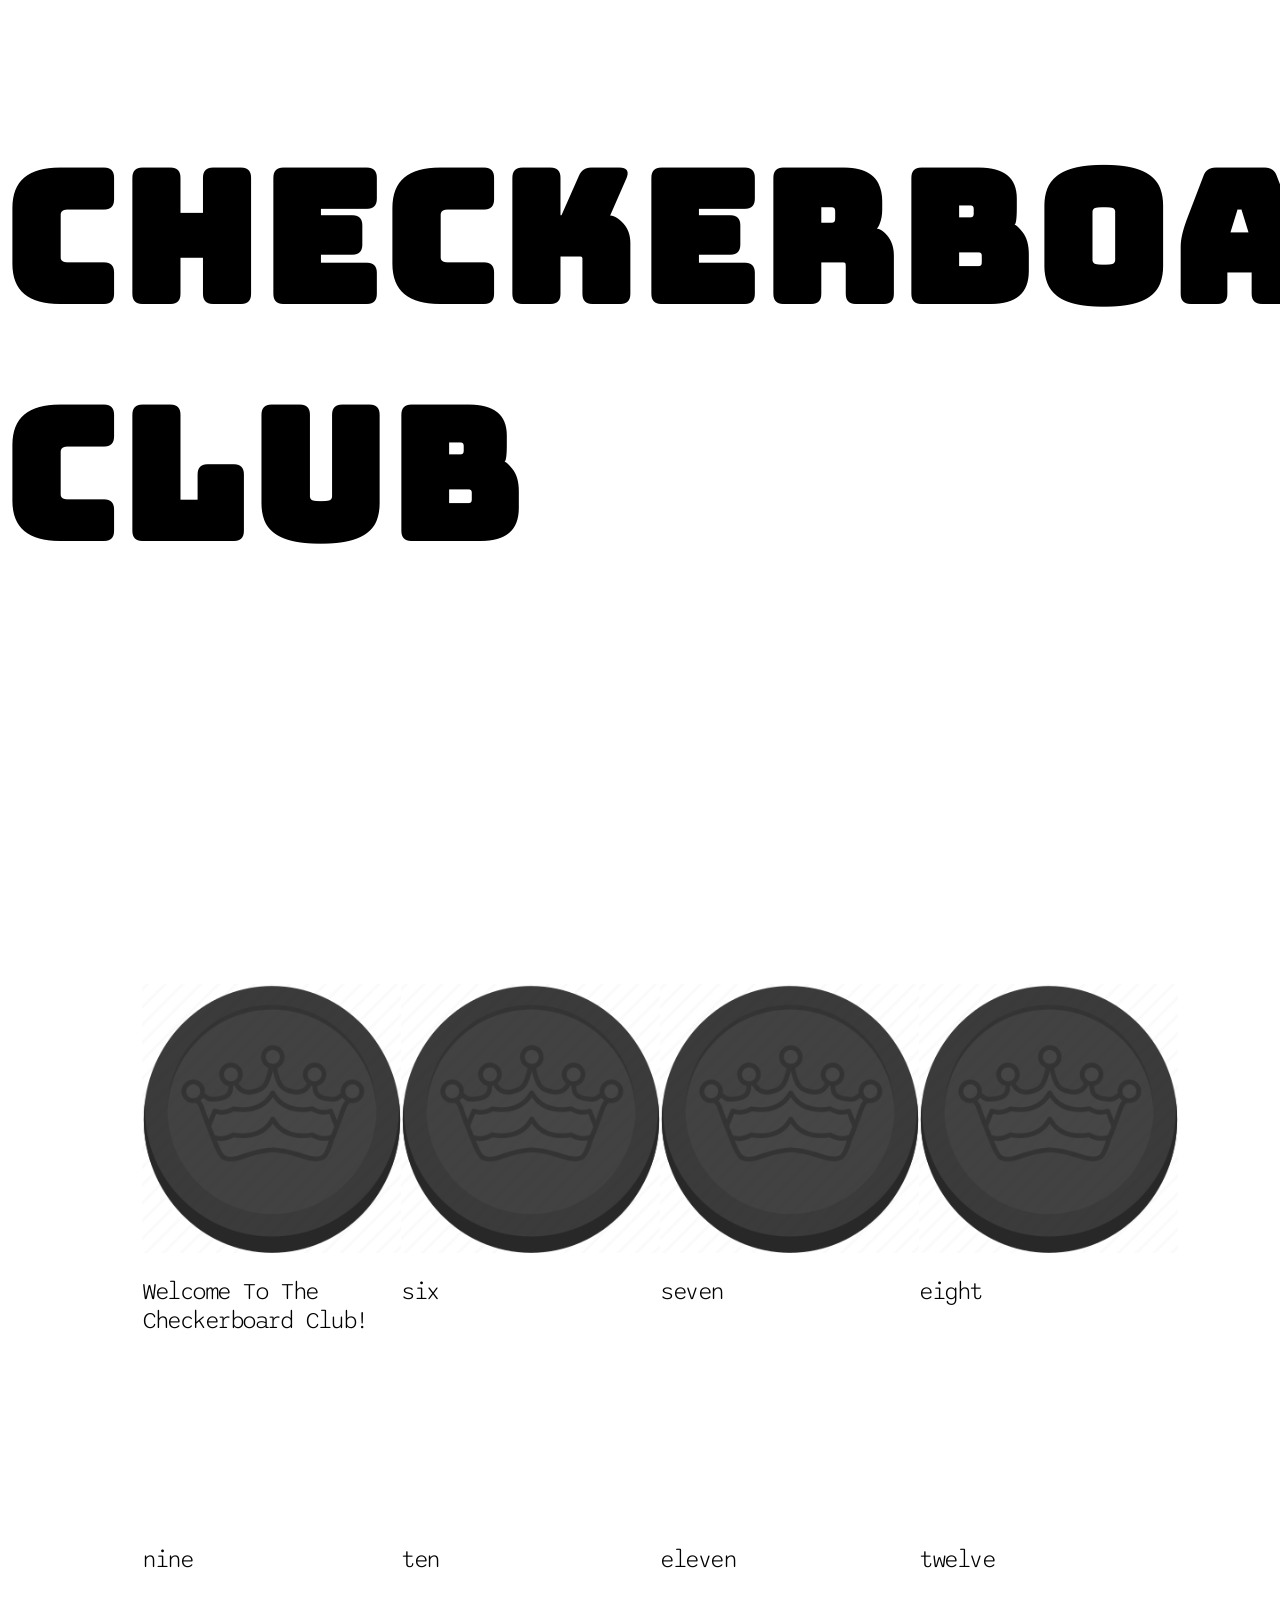
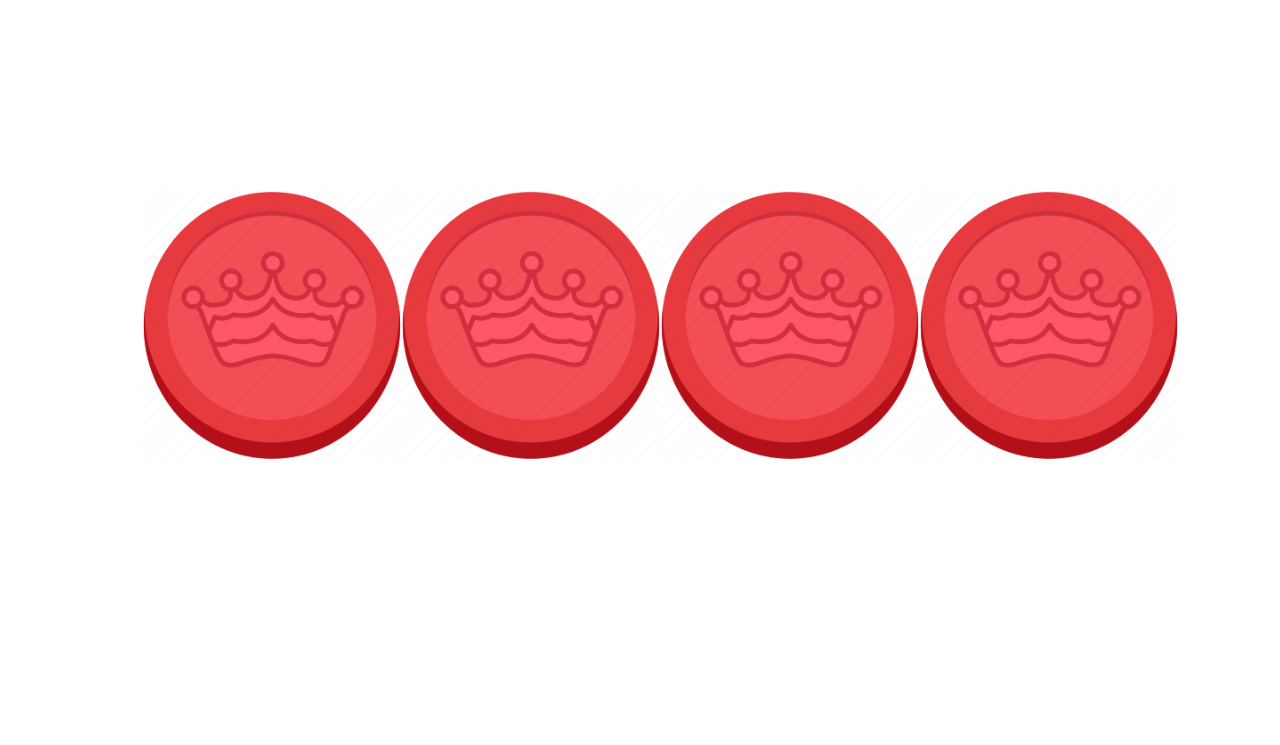
<file: density/index.html>
<!doctype html>
<html lang="en">
  <head>
    <meta charset="UTF-8" />
    <meta name="viewport" content="width=device-width, initial-scale=1.0" />
    <title>My Red Checkered Past</title>
    <link rel="stylesheet" href="style.css" />
  </head>
  <body>
    <h1>Checkerboard Club</h1>
    <main>
      <ul class="board">
      <li class="one">
        <img src="images/black-checker-piece.png" alt="black checker piece">
      </li>
      <li class="two">
        <img src="images/black-checker-piece.png" alt="black checker piece">
      </li>
      <li class="three">
        <img src="images/black-checker-piece.png" alt="black checker piece">
      </li>
      <li class="four">
        <img src="images/black-checker-piece.png" alt="black checker piece">
      </li>
      <li class="five">
        <p>Welcome To The Checkerboard Club!</p>
      </li>
      <li class="six">
        <p>six</p>
      </li>
      <li class="seven">
         <p>seven</p>
      </li>
      <li class="eight">
        <p>eight</p>
      </li>
      <li class="nine">
        <p>nine</p>
      </li>
      <li class="ten">
        <p>ten</p>
      </li>
      <li class="eleven">
        <p>eleven</p>
      </li>
      <li class="twelve">
        <p>twelve</p>
      </li>
      <li class="thirteen">
        <img src="images/red-checker-piece.png" alt="red checker piece"> 
      </li>
      <li class="fourteen">
        <img src="images/red-checker-piece.png" alt="red checker piece">
      </li>
      <li class="fifteen">
        <img src="images/red-checker-piece.png" alt="red checker piece">
      </li>
      <li class="sixteen">
        <img src="images/red-checker-piece.png" alt="red checker piece">
      </li>
      </ul>
    </main>
  </body>
</html>
</file>
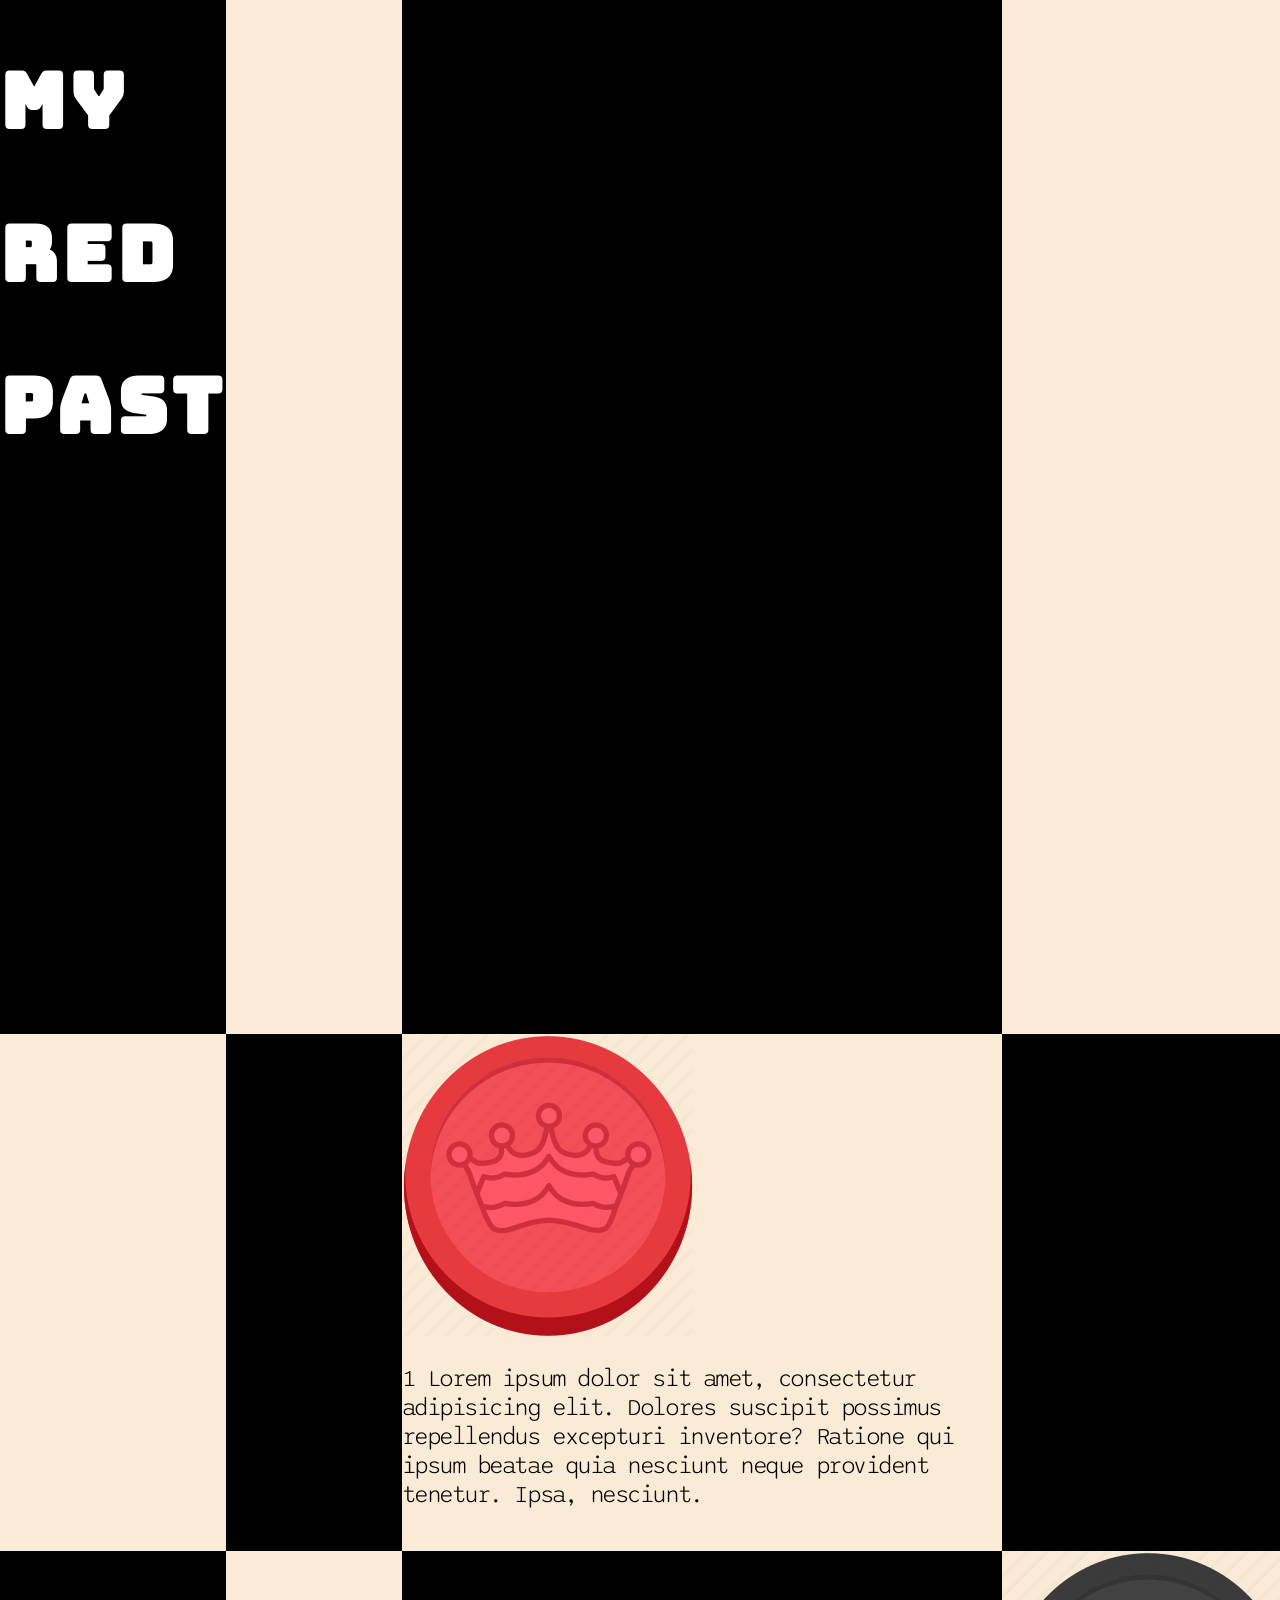
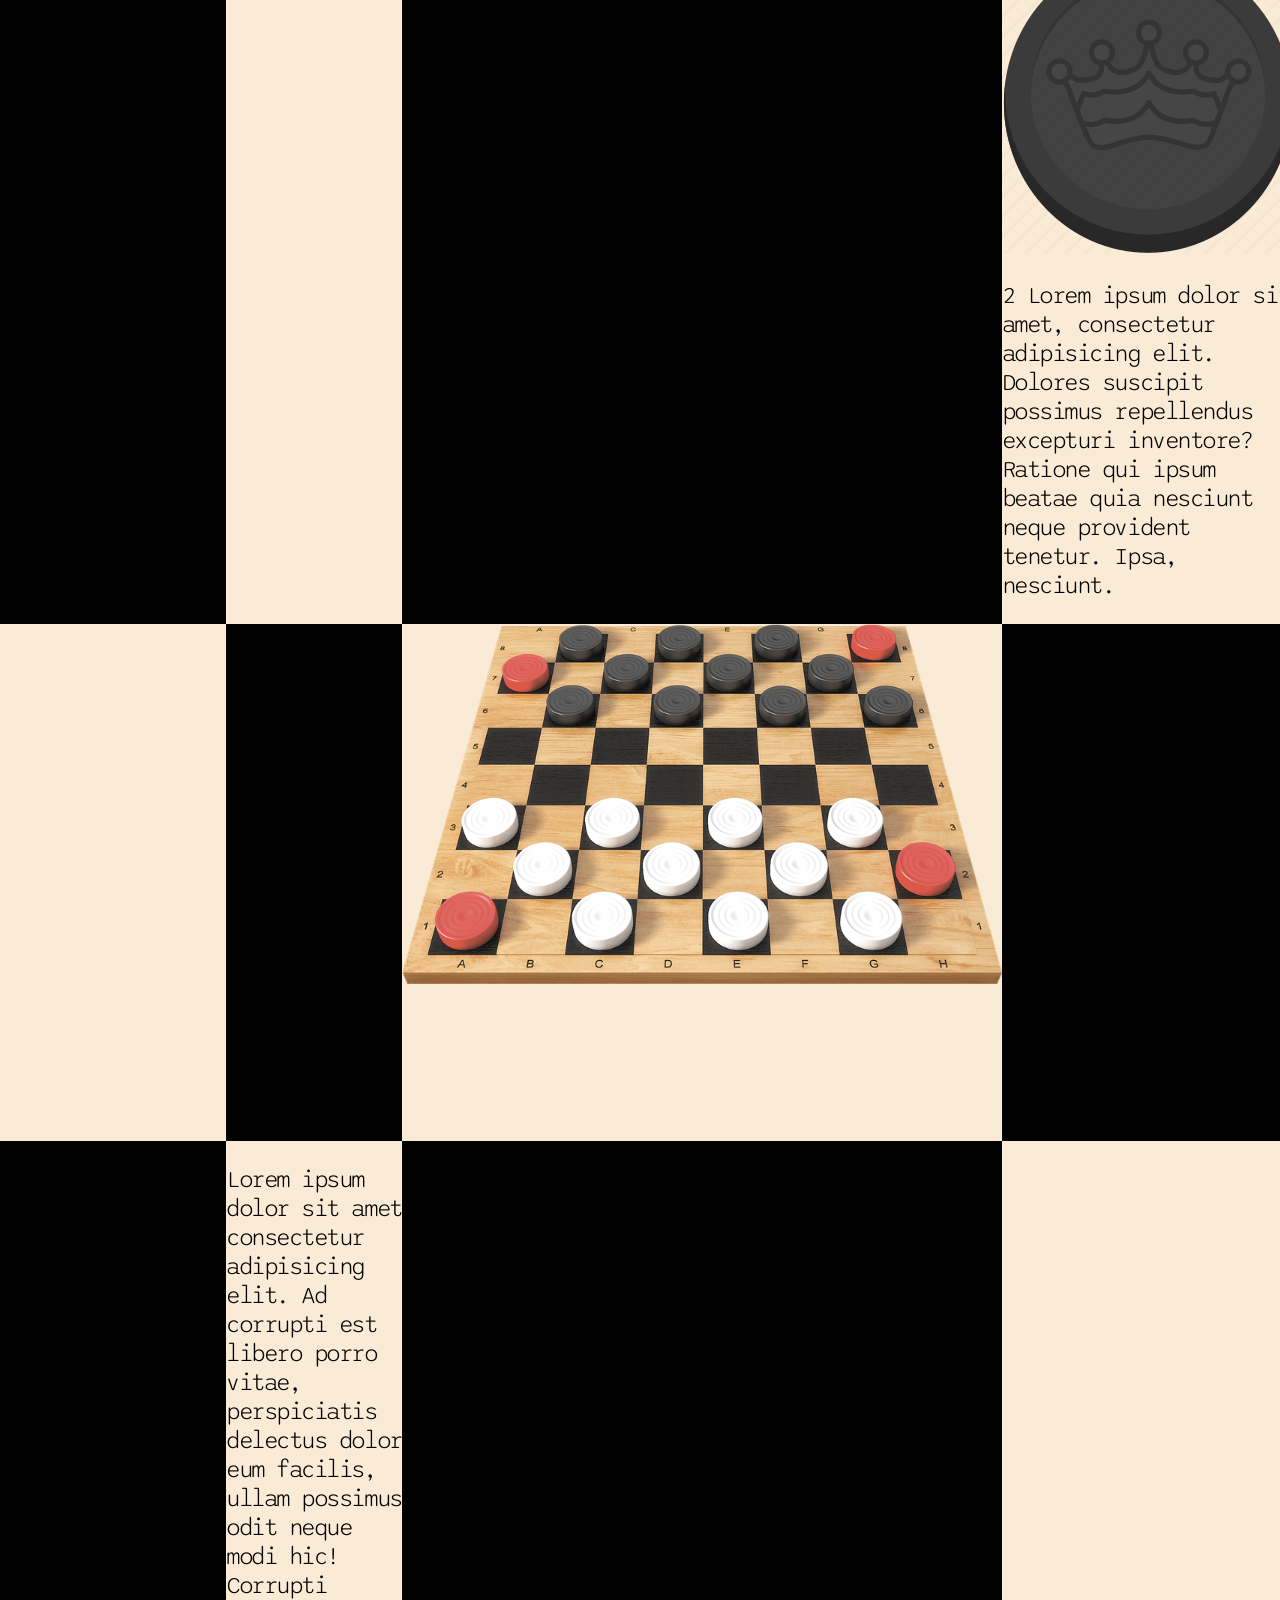
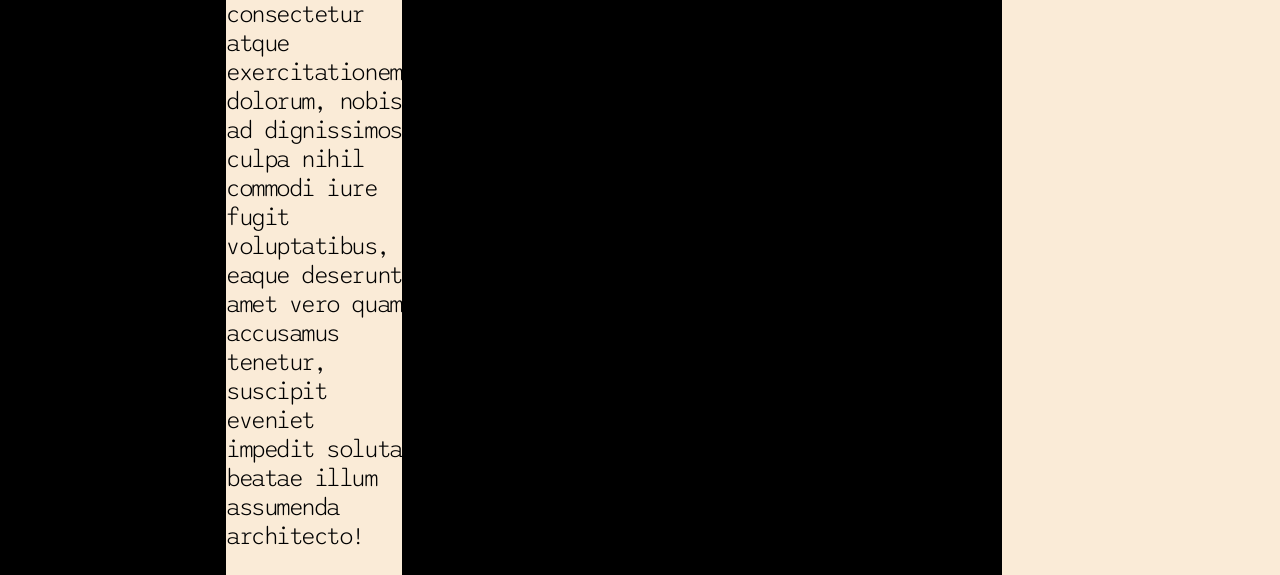
<file: verticality/index.html>
<!doctype html>
<html lang="en">

<head>
  <!-- <meta charset="UTF-8" />
    <meta name="viewport" content="width=device-width, initial-scale=1.0" /> -->
  <title>My Red Checkered Past</title>
  <link rel="stylesheet" href="style.css" />
</head>

<body>
  <main>
    <!-- Create your layout in here -->
    <div class="grid">
      <div class="text_heading">
        <h1>My</h1>
        <h1>Red</h1>
        <h1>Past</h1>
      </div>

      <div class="black1"></div>
      <div class="black2"></div>
      <div class="black3"></div>
      <div class="black4"></div>
      <div class="black5"></div>
      <div class="black6"></div>
      <div class="black7"></div>
      <div class="black8"></div>
      <div class="black9"></div>

      <img class="checkerboard" src="images/checkerboard.png" width="600px" />

      <!-- checkerboard with divs -->

      <div class="second_col">
        <img src="images/red-checker-piece.png" />
        <p>
          1 Lorem ipsum dolor sit amet, consectetur adipisicing elit. Dolores
          suscipit possimus repellendus excepturi inventore? Ratione qui ipsum
          beatae quia nesciunt neque provident tenetur. Ipsa, nesciunt.
        </p>
      </div>
      <div class="third_col">
        <img src="images/black-checker-piece.png" />
        <p>
          2 Lorem ipsum dolor sit amet, consectetur adipisicing elit. Dolores
          suscipit possimus repellendus excepturi inventore? Ratione qui ipsum
          beatae quia nesciunt neque provident tenetur. Ipsa, nesciunt.
        </p>
      </div>

      <p class="last_para">
        Lorem ipsum dolor sit amet consectetur adipisicing elit. Ad corrupti
        est libero porro vitae, perspiciatis delectus dolor eum facilis, ullam
        possimus odit neque modi hic! Corrupti consectetur atque
        exercitationem dolorum, nobis ad dignissimos culpa nihil commodi iure
        fugit voluptatibus, eaque deserunt amet vero quam accusamus tenetur,
        suscipit eveniet impedit soluta beatae illum assumenda architecto!
      </p>
    </div>
  </main>
</body>

</html>
</file>
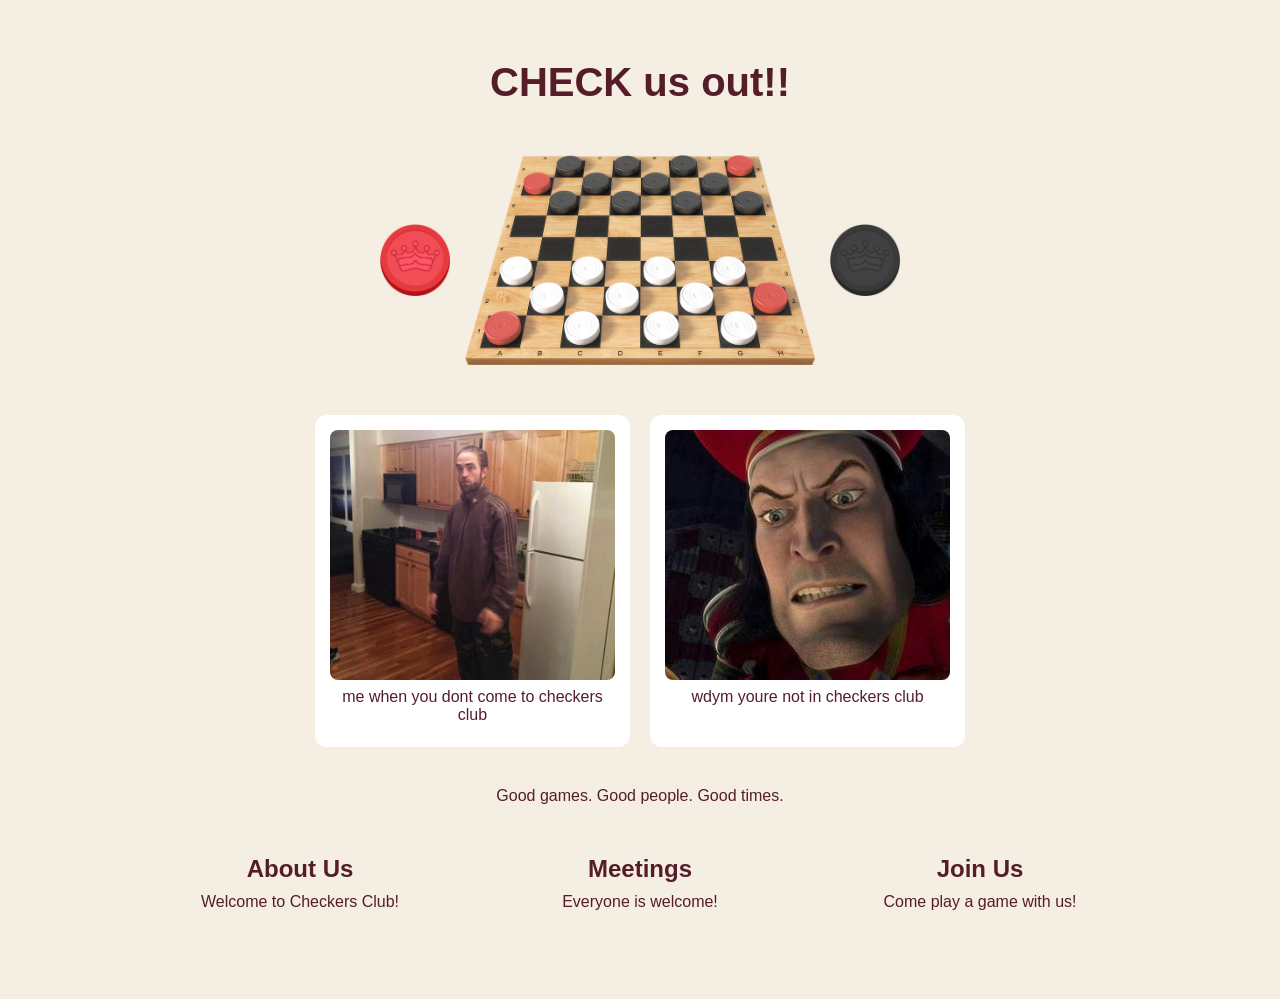
<file: whitespace/index.html>
<!DOCTYPE html>
<html>
<head>
  <meta charset="UTF-8">
  <meta name="viewport" content="width=device-width, initial-scale=1.0">
  <title>Checker's Club</title>
  <link rel="stylesheet" href="style.css">
</head>
<body>

  <h1>CHECK us out!!</h1>

<div class="checkers">
  <img src="images/red-checker-piece.png" width="70" alt="Red checker">
  <img src="images/checkerboard.png" width="350" alt="Checkerboard">
  <img src="images/black-checker-piece.png" width="70" alt="Black checker">
</div>


<div class="meme-grid">
  <div class="meme">
    <img src="images/robert.jpg">
    <p>me when you dont come to checkers club</p>
  </div>

  <div class="meme">
    <img src="images/lordfarquad.jpeg">
    <p>wdym youre not in checkers club</p>
  </div>
</div>


  <p>Good games. Good people. Good times.</p>

  <div class="info-grid">
  <section>
    <h2>About Us</h2>
    <p>Welcome to Checkers Club!</p>
  </section>

  <section>
    <h2>Meetings</h2>
    <p>Everyone is welcome!</p>
  </section>

  <section>
    <h2>Join Us</h2>
    <p>Come play a game with us!</p>
  </section>
</div>


</body>
</html>
</file>
<file: density/style.css>
@import url("https://fonts.googleapis.com/css2?family=Bungee&display=swap");
@import url("https://fonts.googleapis.com/css2?family=Sono:wght@200;300;400;500;600;700;800&display=swap");

html,
body {
  margin: 1px;
  padding: 0;
}

& .media__container {
  @media screen and (max-width: 650px) {
    width: 100%;
    height: 200px;
  }
}

/* TYPOGRAPHY */

h1,
h2,
h3 {
  font-family: "Bungee", cursive;
}

h1 {
  font-size: 14vw;
  font-size: clamp(2em, 14vw, 25vw);
  letter-spacing: 5px;
  text-transform: uppercase;
  hyphens: manual;
  color: black;
}

h2 {
  font-size: 3rem;
  font-size: clamp(2rem, 3rem, 5rem);
}

h3 {
  font-size: 2rem;
  font-size: clamp(1.5rem, 2rem, 3rem);
  font-style: italic;
}

p {
  font-family: "Sono", sans-serif;
  font-weight: 300;
  letter-spacing: -0.65mm;
  font-size: clamp(1.2rem, 1.5rem, 2rem);
}

img {
  display: block;
  width: 100%;
  height: 100%;
}

/*Define grid area keywords */
.one {
  grid-area: a1;
}
.two {
  grid-area: a2;
}
.three {
  grid-area: a3;
}
.four {
  grid-area: a4;
}
.five {
  grid-area: a5;
}
.six {
  grid-area: a6;
}
.seven {
  grid-area: a7;
}
.eight {
  grid-area: a8;
}
.nine {
  grid-area: a9;
}
.ten {
  grid-area: a10;
}
.eleven {
  grid-area: a11;
}
.twelve {
  grid-area: a12;
}
.thirteen {
  grid-area: a13;
}
.fourteen {
  grid-area: a14;
}
.fifteen {
  grid-area: a15;
}
.sixteen {
  grid-area: a16;
}

.board {
  display: flex;
  flex-wrap: wrap;

  & li {
    list-style-type: none;
  }
}

@media only screen and (min-width: 900px) {
  .board {
    display: grid;
    grid-template-columns: repeat(2, 50px) repeat(4, 1fr) repeat(2, 50px);
    grid-template-rows: repeat(6, 3fr);
    grid-gap: 0px;
    grid-template-areas:
      ". . . . . . . ."
      ". . a1 a2 a3 a4 . ."
      ". . a5 a6 a7 a8 . ."
      ". . a9 a10 a11 a12 . ."
      ". . a13 a14 a15 a16 . ."
      ". . . . . . . .";
  }
}
</file>
<file: verticality/style.css>
@import url("https://fonts.googleapis.com/css2?family=Bungee&display=swap");
@import url("https://fonts.googleapis.com/css2?family=Sono:wght@200;300;400;500;600;700;800&display=swap");

html,
body {
  margin: 0;
  padding: 0;
  background-color: antiquewhite;
}


/* TYPOGRAPHY */

.grid {
  max-width: auto;
  display: grid;
  grid-template-columns: 0.5fr 0.5fr 1fr 1fr;
  grid-template-rows: 1fr 0.5fr 0.5fr 0.5fr 0.5fr;
}

.text_heading {
  background-color: black;
  grid-column: 1/2;
  grid-row: 1/2;
}

.black1 {
  grid-column: 3/4;
  grid-row: 1/2;
  background-color: black;
}

.black2 {
  grid-column: 2/3;
  grid-row: 2/3;
  background-color: black;
}

.black3 {
  grid-column: 4/5;
  grid-row: 2/3;
  background-color: black;
}

.black4 {
  grid-column: 1/2;
  grid-row: 3/4;
  background-color: black;
}

.black5 {
  grid-column: 3/4;
  grid-row: 3/4;
  background-color: black;
}

.black6 {
  grid-column: 2/3;
  grid-row: 4/5;
  background-color: black;
}

.black7 {
  grid-column: 4/5;
  grid-row: 4/5;
  background-color: black;
}

.black8 {
  grid-column: 1/2;
  grid-row: 5/6;
  background-color: black;
}

.black9 {
  grid-column: 3/4;
  grid-row: 5/6;
  background-color: black;
}

.checkerboard {
  grid-column: 3/4;
  grid-row: 4/5;
}

.last_para {
  grid-column: 2/3;
  grid-row: 5/6;
}

.second_col {
  grid-column: 3/4;
  grid-row: 2/3;
}

.third_col {
  grid-column: 4/5;
  grid-row: 3/4;
}

/* OLD FORMATTINg*/

h1,
h2,
h3 {
  font-family: "Bungee", cursive;
}

h1 {
  font-size: 6vw;
  font-size: clamp(2em, 8, 10vw);
  letter-spacing: 5px;
  text-transform: uppercase;
  overflow-wrap: break-word;
  hyphens: manual;
  color: white;
}

h2 {
  font-size: 3rem;
  font-size: clamp(2rem, 3rem, 5rem);
}

h3 {
  font-size: 2rem;
  font-size: clamp(1.5rem, 2rem, 3rem);
  font-style: italic;
}

p {
  font-family: "Sono", sans-serif;
  font-weight: 300;
  letter-spacing: -0.65mm;
  font-size: clamp(1.2rem, 1.5rem, 2rem);
}

@media screen and (min-width: 320px) {}
</file>
<file: whitespace/style.css>
body {
  background-color: #f5eee2;
  color: #551d2a;
  font-family: Arial, sans-serif;
  text-align: center;
  padding: 15px;
  margin: 0;
}

h1 {
  font-size: 28px;
  margin: 20px 0;
}

h2 {
  margin: 10px 0;
}

p {
  margin: 8px 0;
}

/* Checkerboard */
.checkers {
  display: flex;
  flex-wrap: wrap;
  justify-content: center;
  align-items: center;
  gap: 15px;
  margin: 50px 0;
}

.checkers img {
  max-width: 100%;
  height: auto;
}

/* Mobile-first meme layout */
.meme-grid {
  display: grid;
  grid-template-columns: 1fr;
  gap: 20px;
  max-width: 650px;
  margin: 40px auto;
}

.meme {
  text-align: center;
  background: white;
  padding: 15px;
  border-radius: 12px;
}

.meme img {
  display: block;
  width: 100%;
  height: 250px;
  object-fit: cover;
  border-radius: 8px;
}

section {
  margin: 15px auto;
  padding: 5px;
}

/* Mobile-first information layout */
.info-grid {
  display: grid;
  grid-template-columns: 1fr;
  gap: 20px;
  max-width: 1000px;
  margin: 20px auto;
}

/* Tablet: 600px and wider */
@media only screen and (min-width: 600px) {
  body {
    padding: 25px;
  }

  h1 {
    font-size: 34px;
  }

  .meme-grid {
    grid-template-columns: repeat(2, 1fr);
  }

  .info-grid {
    grid-template-columns: repeat(2, 1fr);
  }
}

/* Desktop: 1024px and wider */
@media only screen and (min-width: 1024px) {
  body {
    padding: 40px;
  }

  h1 {
    font-size: 40px;
  }

  .info-grid {
    grid-template-columns: repeat(3, 1fr);
  }
}
</file>
